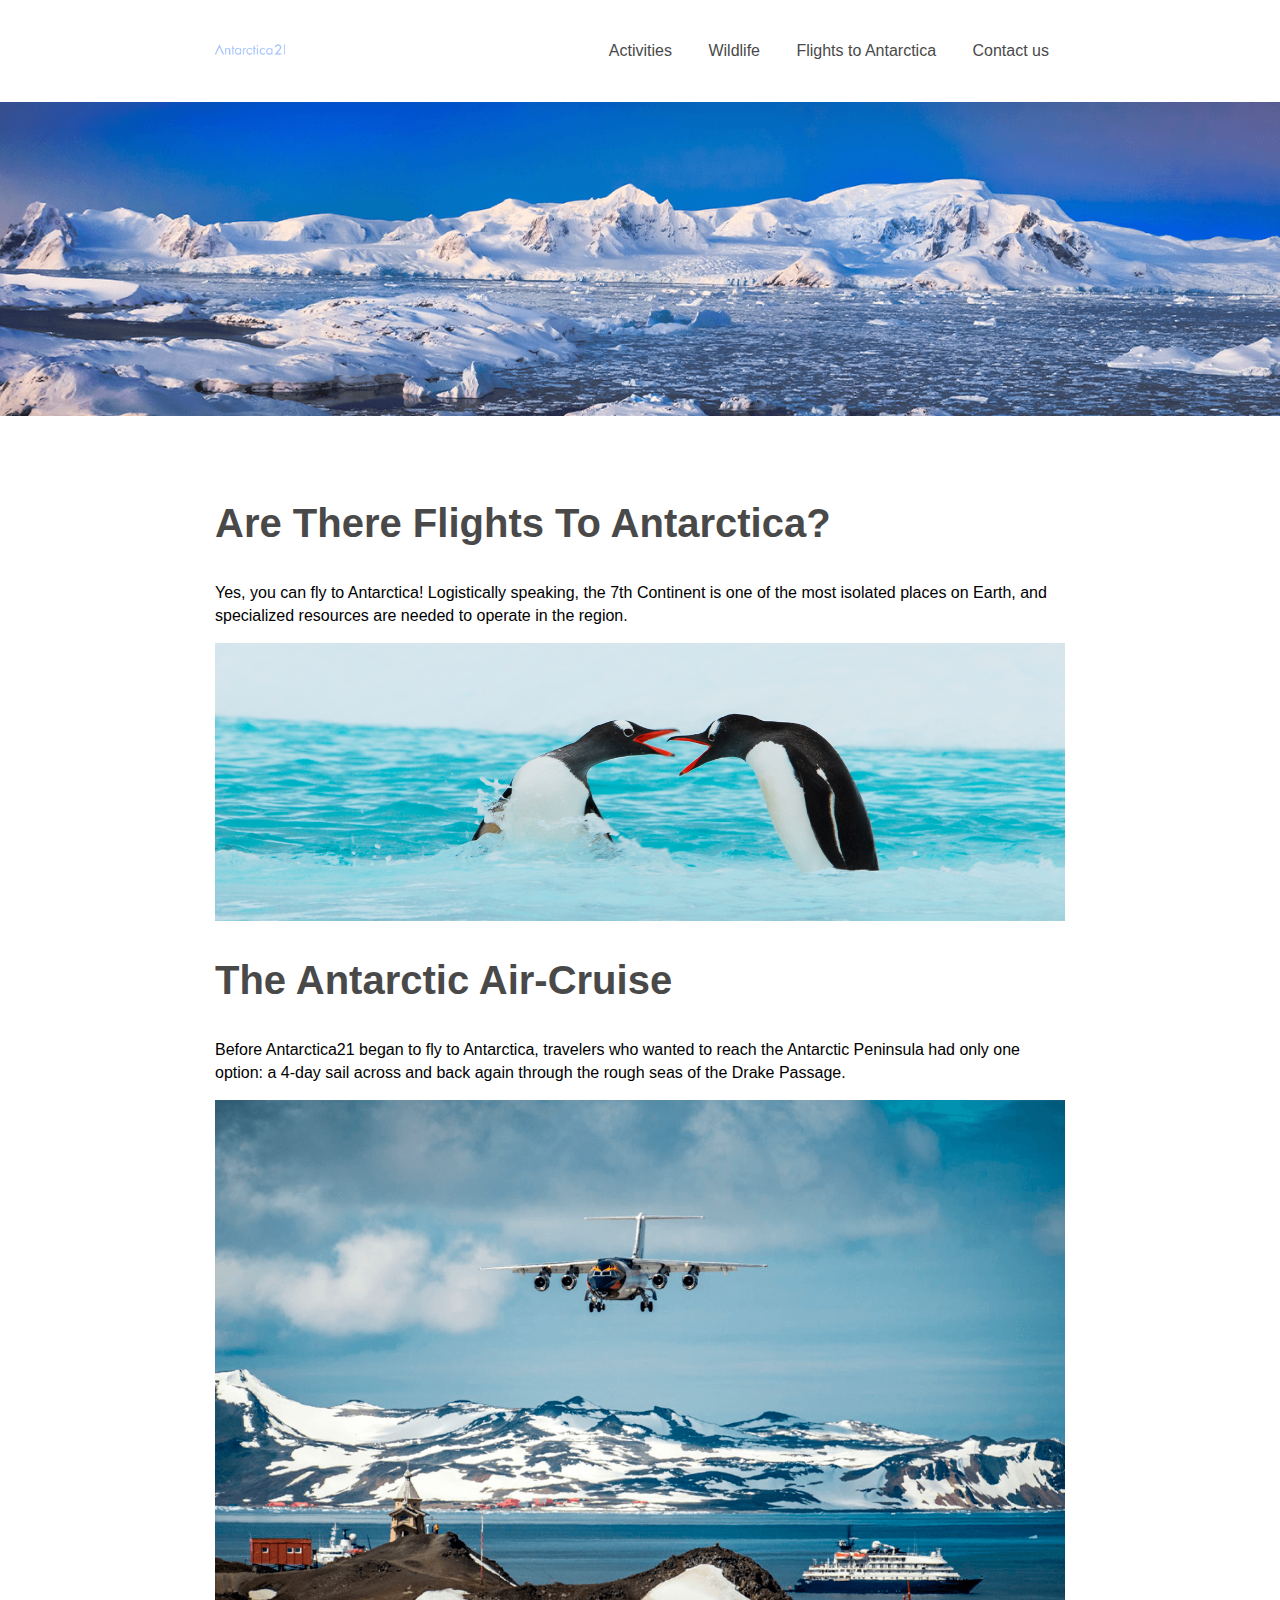
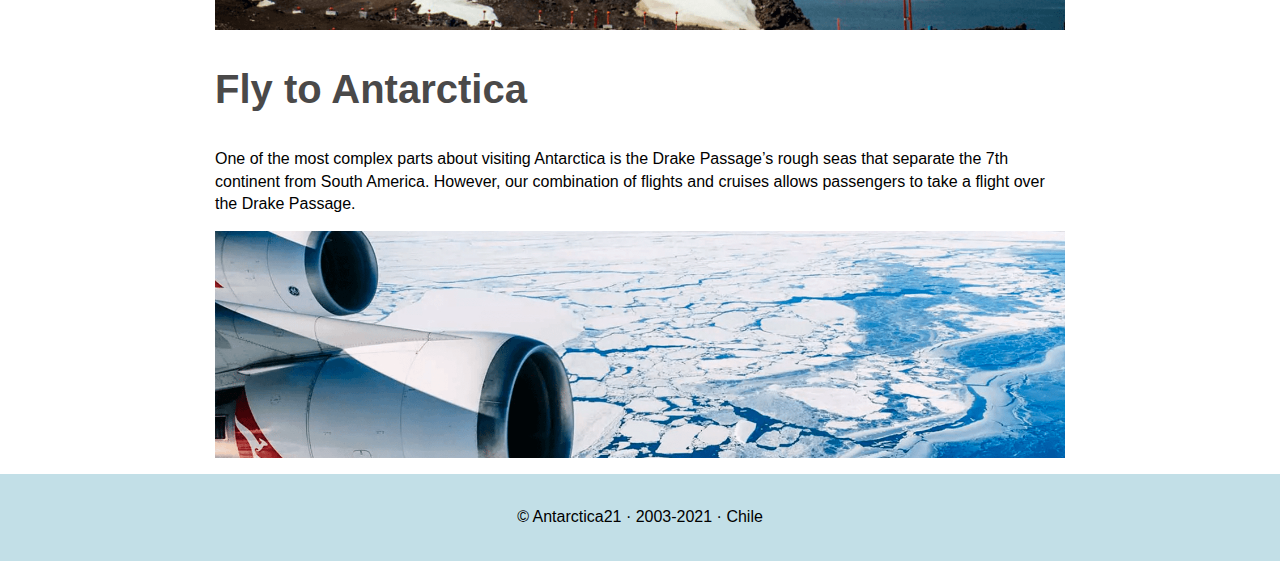
<file: index.html>
<!DOCTYPE html>
<html lang="en">
<head>
    <meta charset="UTF-8">
    <meta http-equiv="X-UA-Compatible" content="IE=edge">
    <meta name="Fly to Antarctica" content="Flights to antarctica, antarctica, Drapke Passage, Air-cruise"/>
    <meta name="viewport" content="width=device-width, initial-scale=1.0">
    <meta name="viewport" content="width=device-width, initial.scale=1 ">
    <title>Antarctic Wonders</title>
    <link rel="stylesheet" href="../css/style.css">

</head>
<body>
    <header class="header">
        <div class="container logo-nav-container">
            <div class="logo-nav-container-img">
                <a href="index.html">
                    <img class="logo-nav-container-img" src="../assets\LOGO_Antarctica21_RGB_celeste.png">
                </a>
            </div>
            <span class="menu-icon">Full Menu</span>
            <nav class="navigation">
               <ul>
                <li><a href="/pages/Activities.html">Activities</a></li>
                <li><a href="/pages/wildlife.html">Wildlife</a></li>
                <li><a href="/pages/flights to antarctica.html">Flights to Antarctica</a></li>
                <li><a href="/pages/contact.html">Contact us</a></li>
               </ul> 
            </nav>
        </div>

    </header>
    <div class="banner">
        <img class="image-header" src="../assets\header.png">
    </div>
    <main class="main">
        <div class="container grid-Container-Index">
            <div class="container container-Item-1">
                <h2>Are There Flights To Antarctica?</h2>
                <p>
                    Yes, you can fly to Antarctica! Logistically speaking, the 7th Continent is one of the most isolated places on Earth, and specialized resources are needed to 
    operate in the region. 

                </p>

                <div class="Section-1-index">
                    <img class="image-index" src="../assets\AntPenguins1.png">
                </div>
            </div>
            <div class="container container-Item-1">
                <h2>The Antarctic Air-Cruise</h2>
                <p>
                    Before Antarctica21 began to fly to Antarctica, travelers who wanted to reach the Antarctic Peninsula had only one option: a 4-day sail across and back again through the rough seas of the Drake Passage. 

                </p>

                <div class="Section-1-index">
                    <img class="image-index" src="../assets\AntFlight2.png">
                </div>
            </div>
            <div class="container container-Item-1">
                <h2>Fly to Antarctica</h2>
                <p>
                    One of the most complex parts about visiting Antarctica is the Drake Passage’s rough seas that separate the 7th continent from South America. However, our combination of flights and cruises allows passengers to take a flight over the Drake Passage.

                </p>

                <div class="Section-1-index">
                    <img class="image-index" src="../assets\AntFlight3.png">
                </div>
            </div>    
        </div>

    </main>
    <footer class="footer">
        <div class="container">
            <p>© Antarctica21 · 2003-2021 · Chile</p>

        </div>

    </footer>

    <script src="https://code.jquery.com/jquery-3.6.1.min.js"></script>
    <script src="../scripts/scripts.js"></script>

</body>
</html>
</file>
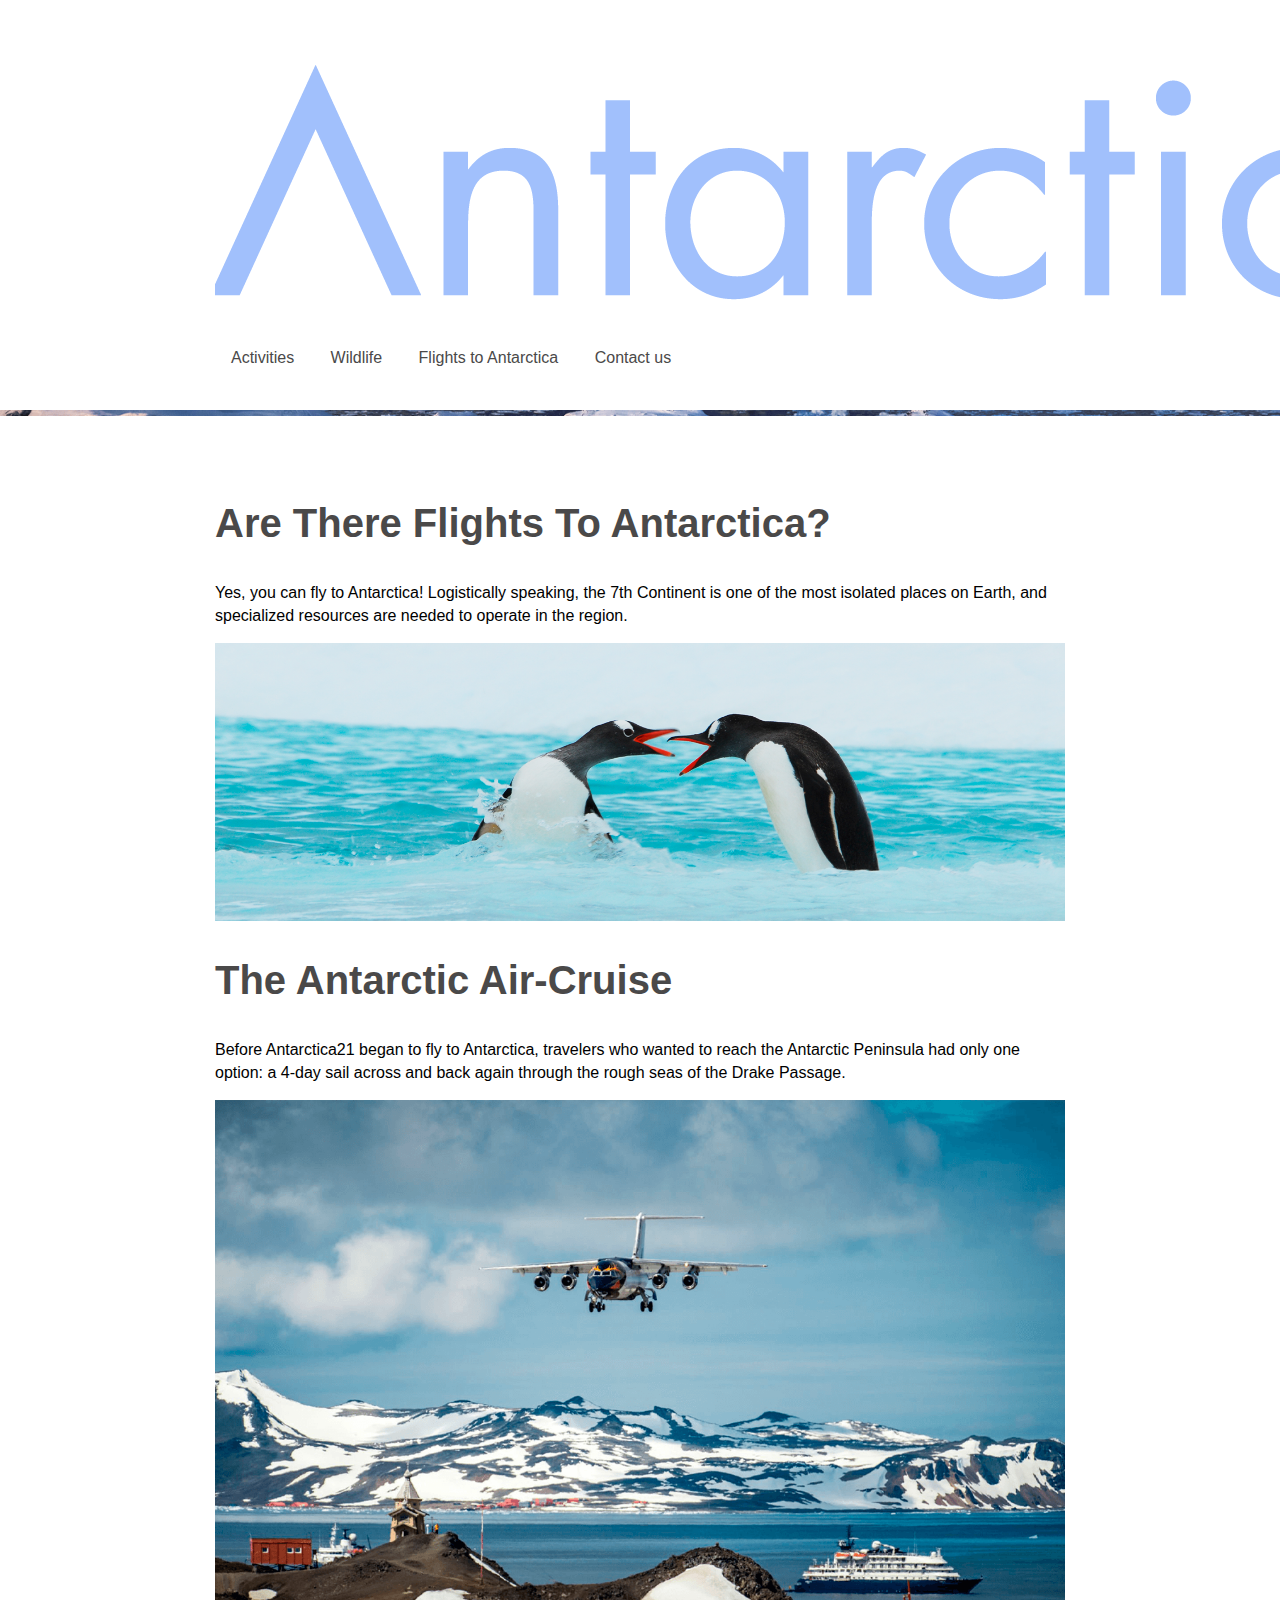
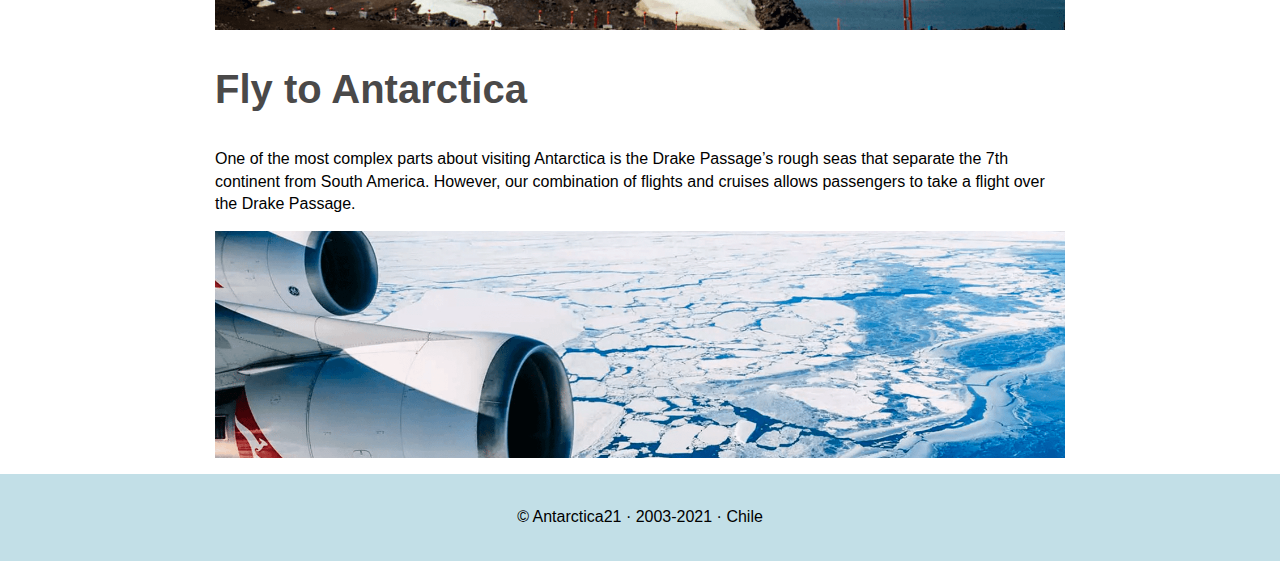
<file: pages/index.html>
<!DOCTYPE html>
<html lang="en">
<head>
    <meta charset="UTF-8">
    <meta http-equiv="X-UA-Compatible" content="IE=edge">
    <meta name="antarctic expedition" content="penguins, vacation, antarctica, wilderness, travels"/>
    <meta name="viewport" content="width=device-width, initial-scale=1.0">
    <meta name="viewport" content="width=device-width, initial.scale=1 ">
    <title>Antarctic Wonders</title>
    <link rel="stylesheet" href="../css/style.css">

</head>
<body>
    <header class="header">
        <div class="container logoNavContainer">
            <div class="logoNavContainerImg">
                <a href="index.html">
                    <img src="../assets\LOGO_Antarctica21_RGB_celeste.png">
                </a>
            </div>
            <span class="menu-icon">Full Menu</span>
            <nav class="navigation">
               <ul>
                <li><a href="Activities.html">Activities</a></li>
                <li><a href="wildlife.html">Wildlife</a></li>
                <li><a href="flights to antarctica.html">Flights to Antarctica</a></li>
                <li><a href="contact.html">Contact us</a></li>
               </ul> 
            </nav>
        </div>

    </header>
    <div class="banner">
        <img class="image-header" src="../assets\header.png">
    </div>
    <main class="main">
        <div class="container gridContainerIndex">
            <div class="container containerItem1">
                <h2>Are There Flights To Antarctica?</h2>
                <p>
                    Yes, you can fly to Antarctica! Logistically speaking, the 7th Continent is one of the most isolated places on Earth, and specialized resources are needed to 
    operate in the region. 

                </p>

                <div class="Section1Index">
                    <img class="image-index" src="../assets\AntPenguins1.png">
                </div>
            </div>
            <div class="container containerItem1">
                <h2>The Antarctic Air-Cruise</h2>
                <p>
                    Before Antarctica21 began to fly to Antarctica, travelers who wanted to reach the Antarctic Peninsula had only one option: a 4-day sail across and back again through the rough seas of the Drake Passage. 

                </p>

                <div class="Section1Index">
                    <img class="image-index" src="../assets\AntFlight2.png">
                </div>
            </div>
            <div class="container containerItem1">
                <h2>Fly to Antarctica</h2>
                <p>
                    One of the most complex parts about visiting Antarctica is the Drake Passage’s rough seas that separate the 7th continent from South America. However, our combination of flights and cruises allows passengers to take a flight over the Drake Passage.

                </p>

                <div class="Section1Index">
                    <img class="image-index" src="../assets\AntFlight3.png">
                </div>
            </div>    
        </div>

    </main>
    <footer class="footer">
        <div class="container">
            <p>© Antarctica21 · 2003-2021 · Chile</p>

        </div>

    </footer>

    <script src="https://code.jquery.com/jquery-3.6.1.min.js"></script>
    <script src="../scripts/scripts.js"></script>

</body>
</html>
</file>
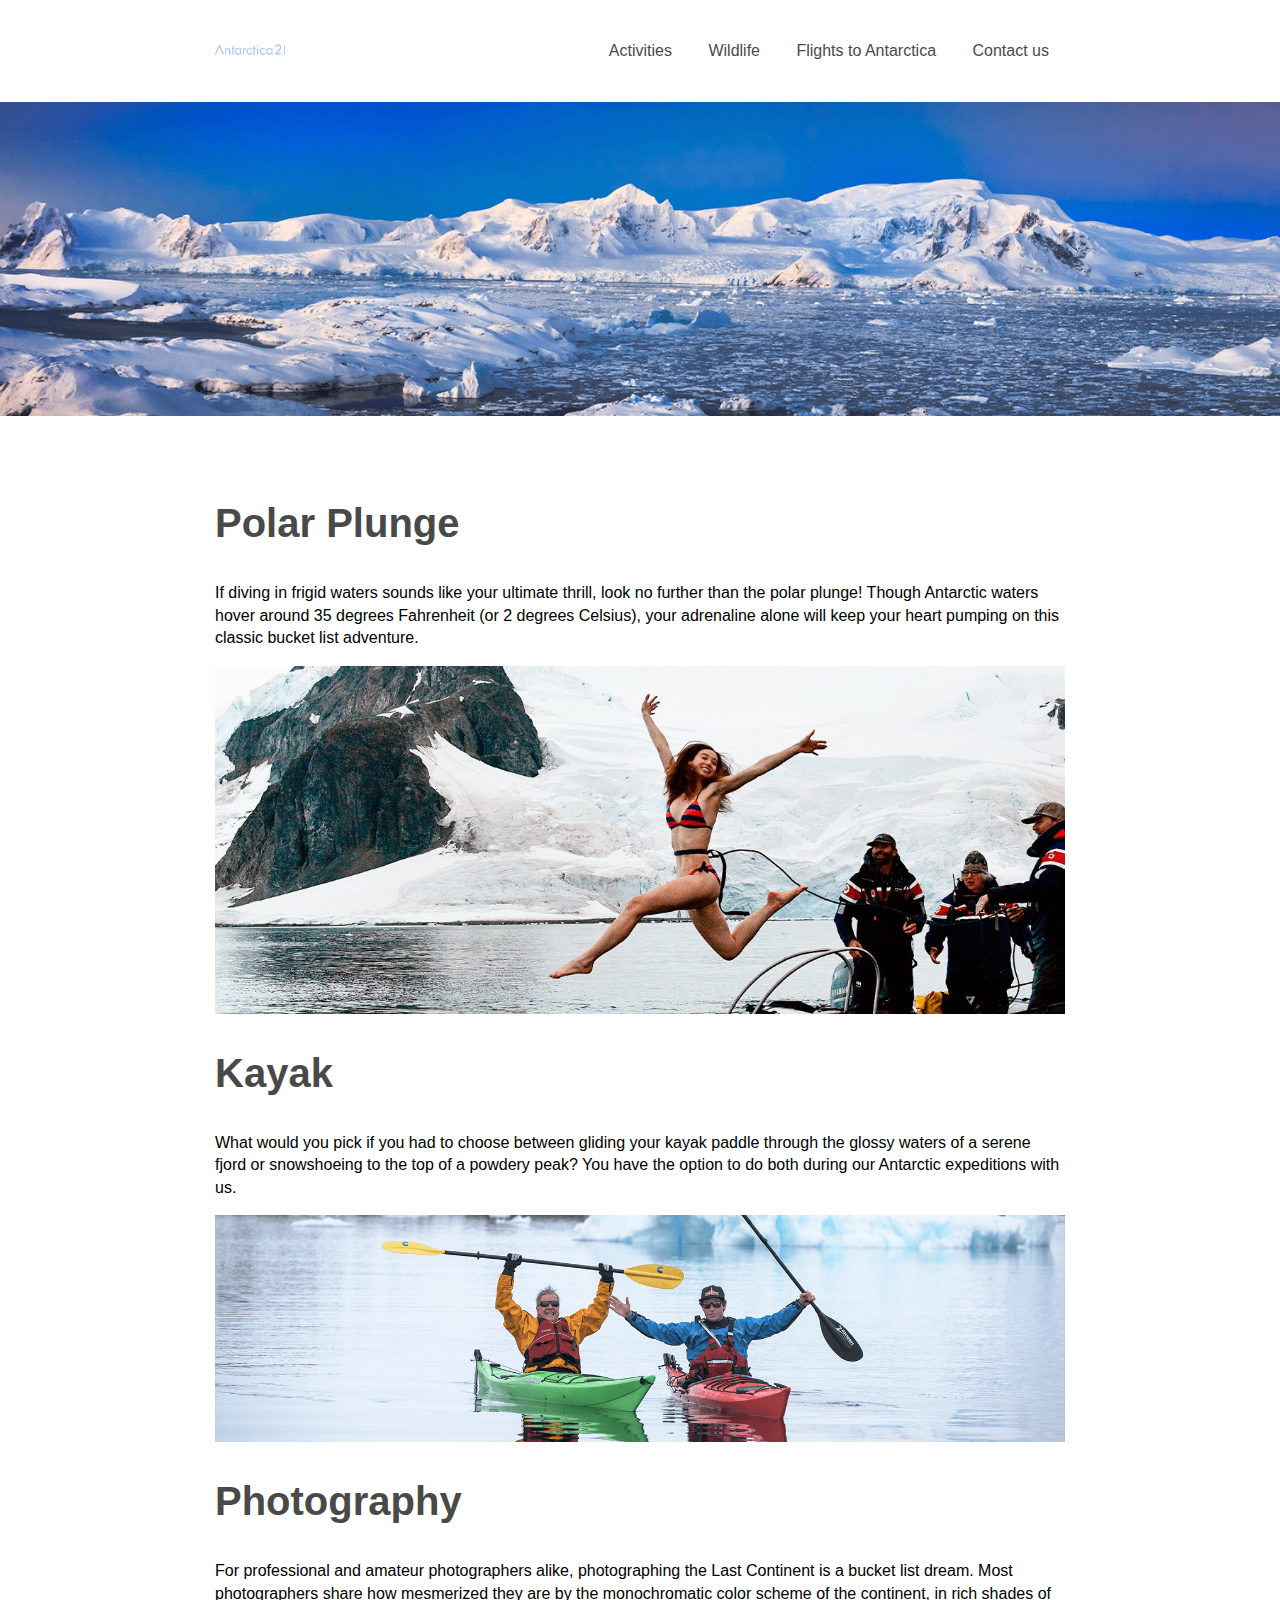
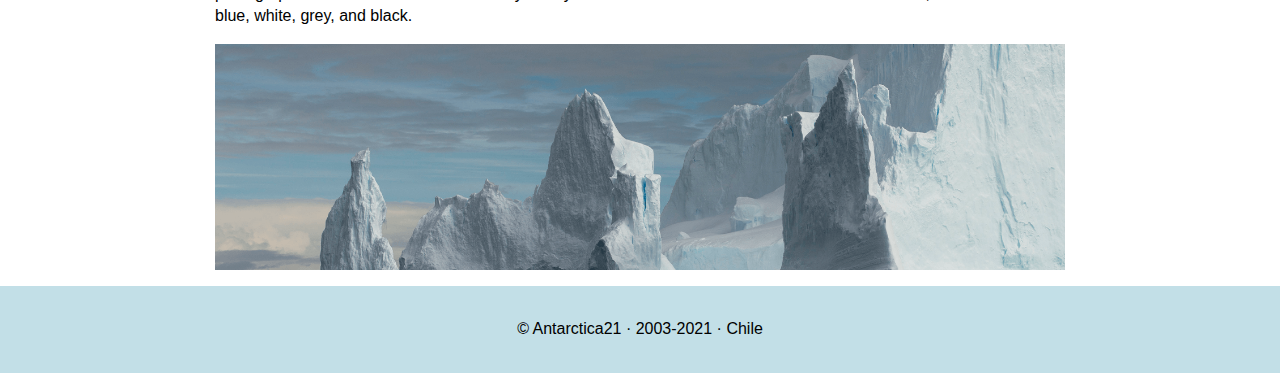
<file: pages/Activities.html>
<!DOCTYPE html>
<html lang="en">
<head>
    <meta charset="UTF-8">
    <meta http-equiv="X-UA-Compatible" content="IE=edge">
    <meta name="antarctic activities" content="kayak, Photography, polar plunge"/>
    <meta name="viewport" content="width=device-width, initial-scale=1.0">
    <meta name="viewport" content="width=device-width, initial.scale=1 ">
    <title>Antarctic Wonders</title>
    <link rel="stylesheet" href="../css/style.css">

</head>
<body>
    <header class="header">
        <div class="container logo-nav-container">
            <div class="logo-nav-container-img">
                <a href="../index.html">
                    <img class="logo-nav-container-img" src="../assets\LOGO_Antarctica21_RGB_celeste.png">
                </a>
            </div>
            <span class="menu-icon">Full Menu</span>
            <nav class="navigation">
               <ul>
                <li><a href="Activities.html">Activities</a></li>
                <li><a href="wildlife.html">Wildlife</a></li>
                <li><a href="flights to antarctica.html">Flights to Antarctica</a></li>
                <li><a href="contact.html">Contact us</a></li>
               </ul> 
            </nav>
        </div>

    </header>
    <div class="banner">
        <img class="image-header" src="../assets\header.png">
    </div>
    <main class="main">
        <div class="container grid-Container-Index">
            <div class="container container-Item-1">
                <h2>Polar Plunge</h2>
                <p>
                    If diving in frigid waters sounds like your ultimate thrill, look no further than the polar plunge! Though Antarctic waters hover around 35 degrees Fahrenheit (or 2 degrees Celsius), your adrenaline alone will keep your heart pumping on this classic bucket list adventure.

                </p>

                <div class="Section-1-index">
                    <img class="image-index" src="../assets\actAnt1.jpg">
                </div>
            </div>
            <div class="container container-Item-1">
                <h2>Kayak</h2>
                <p>
                    What would you pick if you had to choose between gliding your kayak paddle through the glossy waters of a serene fjord or snowshoeing to the top of a powdery peak? You have the option to do both during our Antarctic expeditions with us.

                </p>

                <div class="Section-1-index">
                    <img class="image-index" src="../assets\actAnt2.png">
                </div>
            </div>
            <div class="container container-Item-1">
                <h2>Photography</h2>
                <p>
                    For professional and amateur photographers alike, photographing the Last Continent is a bucket list dream. Most photographers share how mesmerized they are by the monochromatic color scheme of the continent, in rich shades of blue, white, grey, and black. 

                </p>

                <div class="Section-1-index">
                    <img class="image-index" src="../assets\actAnt3.png">
                </div>
            </div>    
        </div>

    </main>
    <footer class="footer">
        <div class="container">
            <p>© Antarctica21 · 2003-2021 · Chile</p>

        </div>

    </footer>

    <script src="https://code.jquery.com/jquery-3.6.1.min.js"></script>
    <script src="..\scripts/scripts.js"></script>

</body>
</html>
</file>
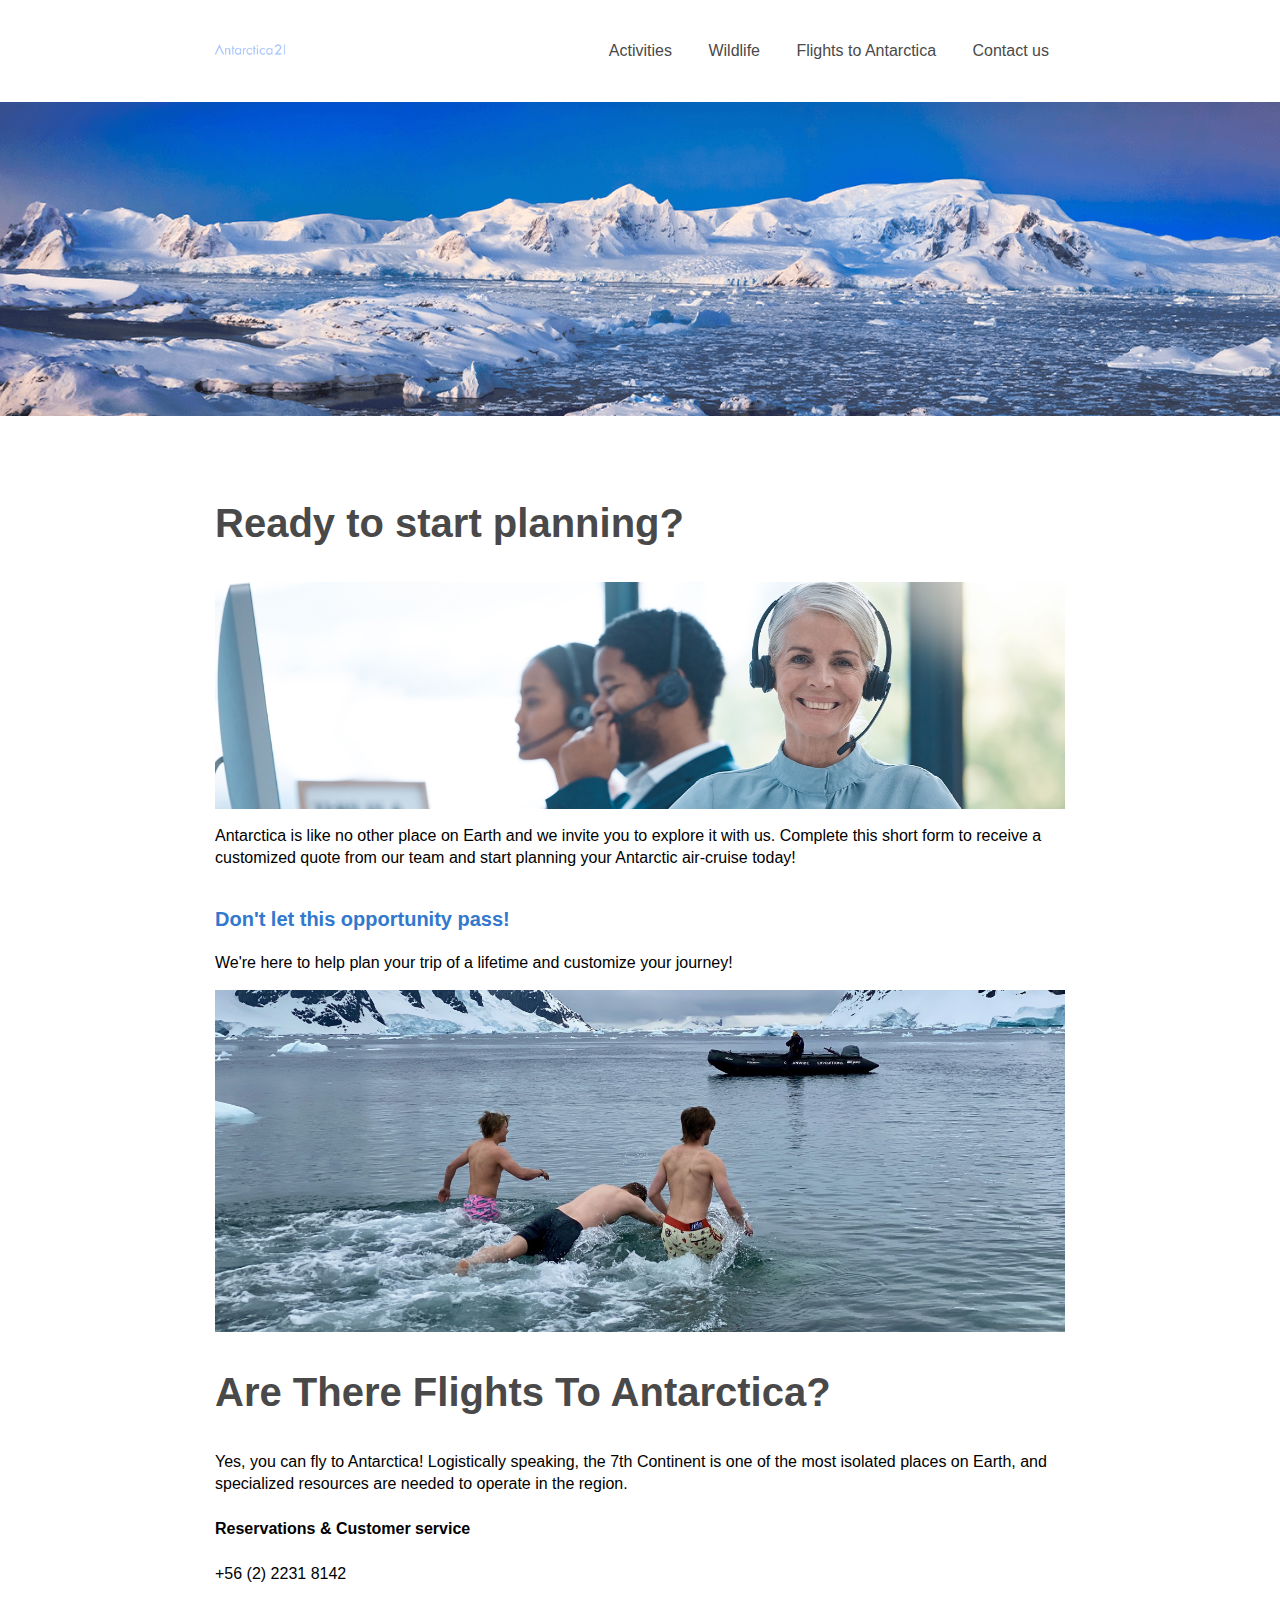
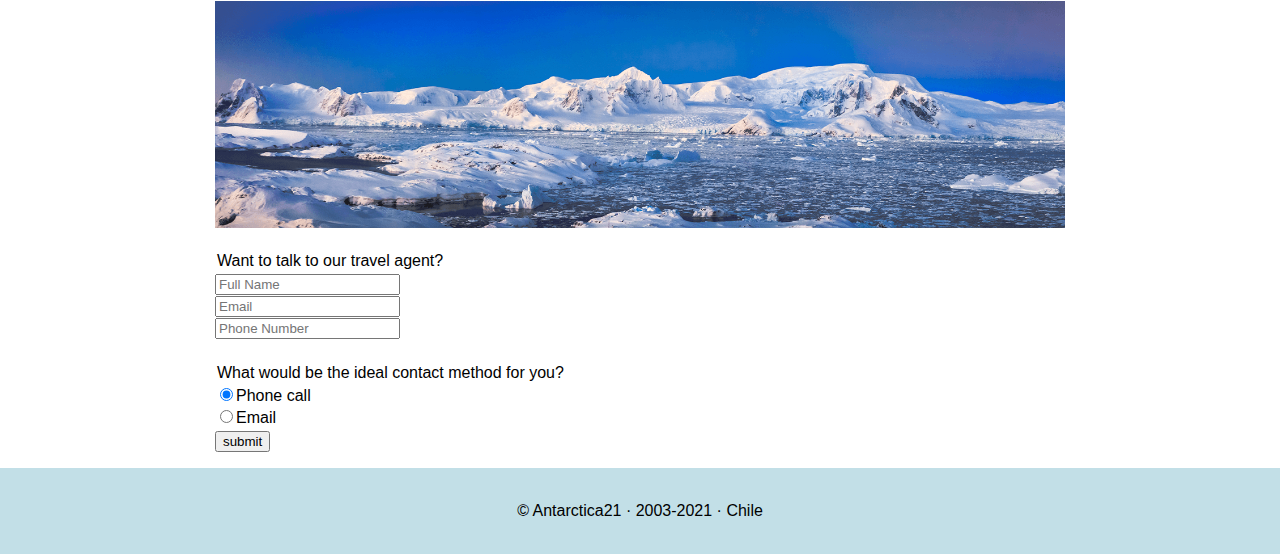
<file: pages/contact.html>
<!DOCTYPE html>
<html lang="en">
<head>
    <meta charset="UTF-8">
    <meta http-equiv="X-UA-Compatible" content="IE=edge">
    <meta name="contact travel agent" content="flights to Antarctica, travel planning"/>
    <meta name="viewport" content="width=device-width, initial-scale=1.0">
    <meta name="viewport" content="width=device-width, initial.scale=1 ">
    <title>Antarctic Wonders</title>
    <link rel="stylesheet" href="../css/style.css">

</head>
<body>
    <header class="header">
        <div class="container logo-nav-container">
            <div class="logo-nav-container-img">
                <a href="../index.html">
                    <img class="logo-nav-container-img" src="../assets\LOGO_Antarctica21_RGB_celeste.png">
                </a>
            </div>
            <span class="menu-icon">Full Menu</span>
            <nav class="navigation">
               <ul>
                <li><a href="Activities.html">Activities</a></li>
                <li><a href="wildlife.html">Wildlife</a></li>
                <li><a href="flights to antarctica.html">Flights to Antarctica</a></li>
                <li><a href="contact.html">Contact us</a></li>
               </ul> 
            </nav>
        </div>

    </header>
    <div class="banner">
        <img class="image-header" src="../assets\header.png">
    </div>
    <main class="main">
        <div class="container grid-Container-Index">
            <div class="container container-Item-1">
                <h2>Ready to start planning?</h2>
                <div class="Section-1-index">
                    <img class="image-index" src="../assets\contact 1.png">
                </div>
                <p>
                    Antarctica is like no other place on Earth and we invite you to explore it with us. Complete this short form to receive a customized quote from our team and start planning your Antarctic air-cruise today! 

                </p>
            </div>
            <div class="container container-Item-1">
                <h3 style="color:rgb(49, 120, 206);" >Don't let this opportunity pass!</h3>
                <p>
                    We're here to help plan your trip of a lifetime and customize your journey!

                </p>

                <div class="Section-1-index">
                    <img class="image-index" src="../assets\polar plunge contact.jpeg">
                </div>
            </div>
            <div class="container container-Item-1">
                <h2>Are There Flights To Antarctica?</h2>
                <p>
                    Yes, you can fly to Antarctica! Logistically speaking, the 7th Continent is one of the most isolated places on Earth, and specialized resources are needed to operate in the region.<br>
                    <br>
                    <strong>Reservations & Customer service</strong><br>
                    <br>
                    +56 (2) 2231 8142

                </p>

                <div class="Section-1-index">
                    <img class="image-index" src="../assets\header.png">
                </div>
            </div>    
            <form action="" method="post" enctype="text/plain" autocomplete="on">

                <br>
                <legend>Want to talk to our travel agent?</legend>
    
                <div>
                <label for="Name"></label>
    
                <input type="text" id="Name" placeholder="Full Name">
                </div>
    
                
    
                <div>
                <label for="email"></label>
                
                <input type="email" id="email" placeholder="Email">
                </div>

                <div>
                    <label for="Phone Number"></label>
                    
                    <input type="email" id="email" placeholder="Phone Number">
                    </div>
                <br>
    
                <legend>What would be the ideal contact method for you?</legend>
        
                <label><input type="radio" name="tipodeinteres" value="Phone call" checked>Phone call<br></label>
        
                <label><input type="radio" name="tipodeinteres" value="Email">Email<br></label>
    
                <input type="submit" value="submit"></div>
            
                
        
                
        
            </form>
        </div>
        

    </main>
    <footer class="footer">
        <div class="container">
            <p>© Antarctica21 · 2003-2021 · Chile</p>

        </div>

    </footer>

    <script src="https://code.jquery.com/jquery-3.6.1.min.js"></script>
    <script src="../scripts/scripts.js"></script>

</body>
</html>
</file>
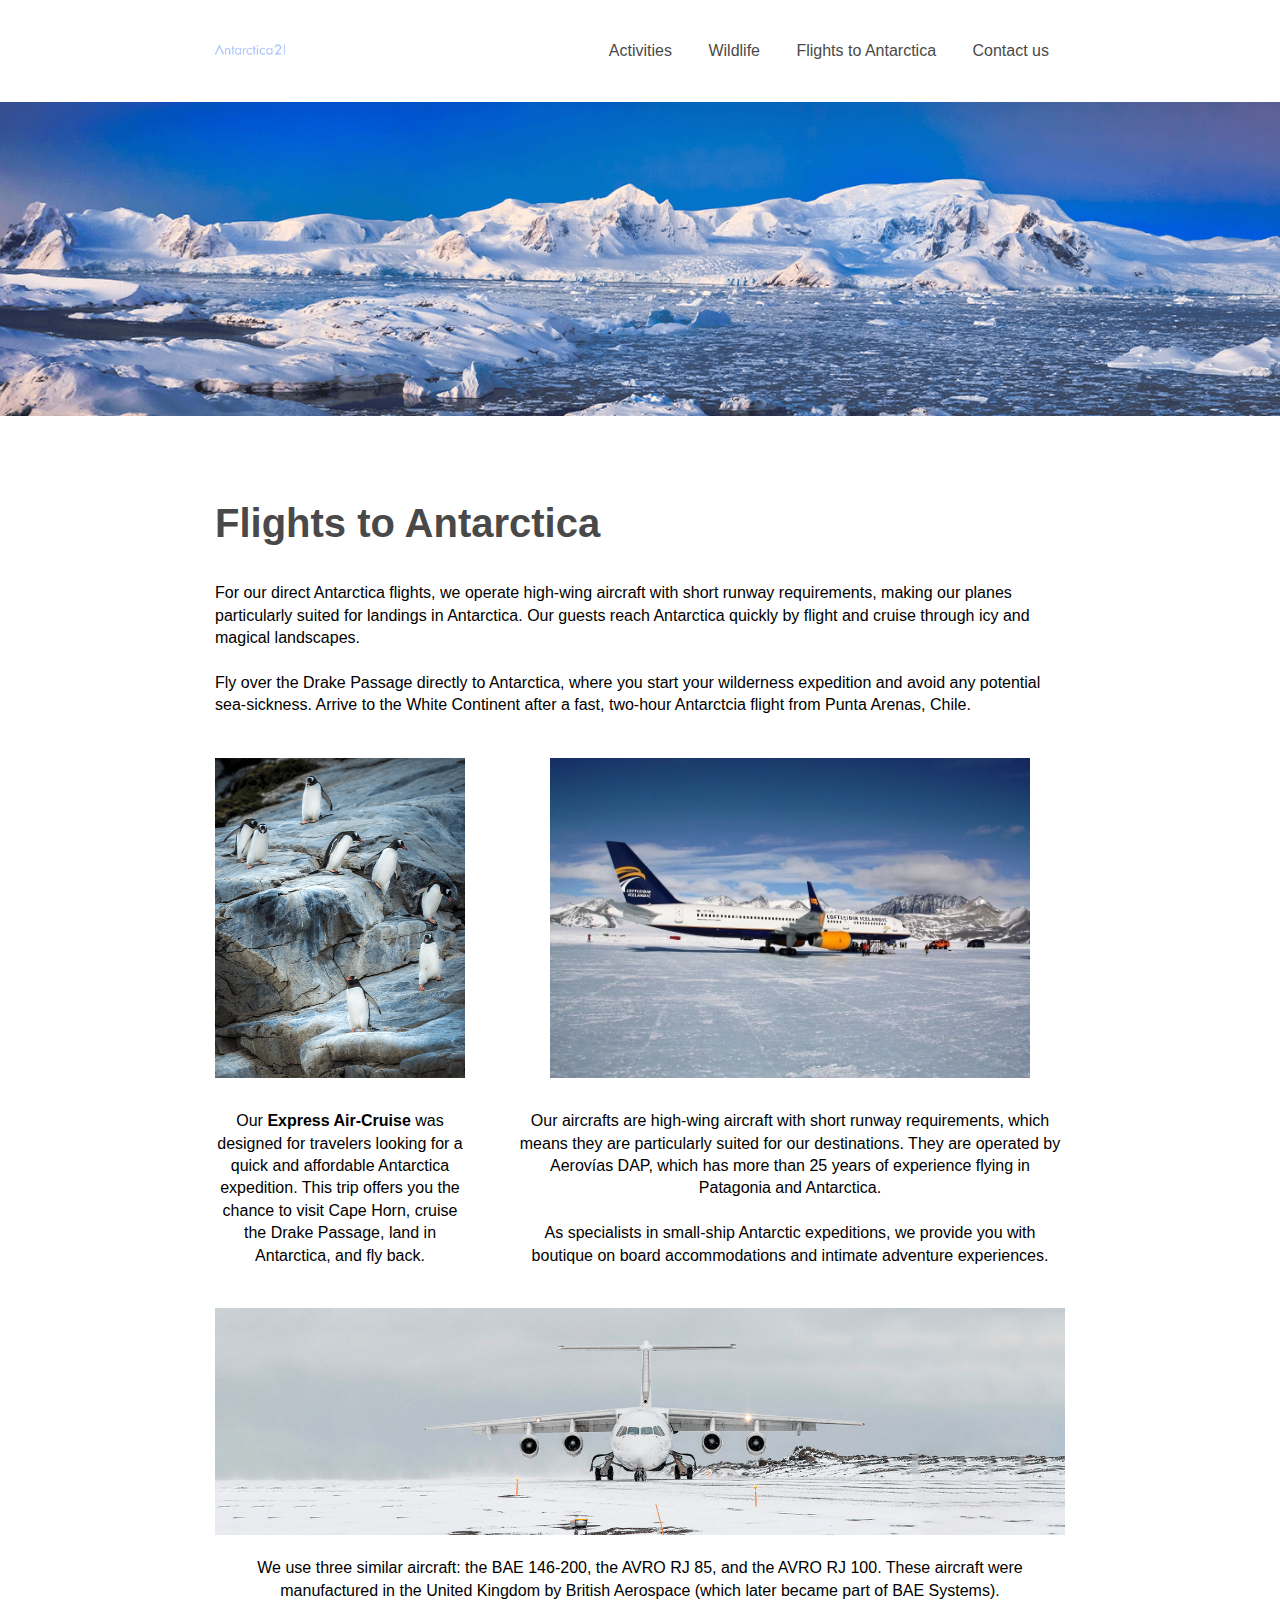
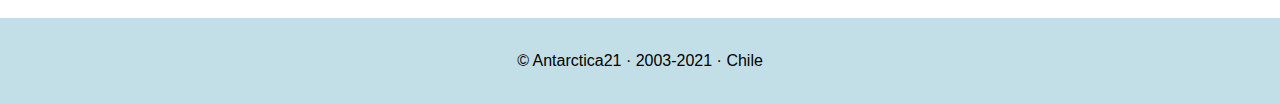
<file: pages/flights to antarctica.html>
<!DOCTYPE html>
<html lang="en">
<head>
    <meta charset="UTF-8">
    <meta http-equiv="X-UA-Compatible" content="IE=edge">
    <meta name="antarctic flights" content="air-cruise, aircrafts, airplane, Cape Horn"/>
    <meta name="viewport" content="width=device-width, initial-scale=1.0">
    <meta name="viewport" content="width=device-width, initial.scale=1 ">
    <title>Antarctic Wonders</title>
    <link rel="stylesheet" href="../css/style.css">

</head>
<body>
    <header class="header">
        <div class="container logo-nav-container">
            <div class="logo-nav-container-img">
                <a href="../index.html">
                    <img class="logo-nav-container-img" src="../assets\LOGO_Antarctica21_RGB_celeste.png">
                </a>
            </div>
            <span class="menu-icon">Full Menu</span>
            <nav class="navigation">
               <ul>
                <li><a href="Activities.html">Activities</a></li>
                <li><a href="wildlife.html">Wildlife</a></li>
                <li><a href="flights to antarctica.html">Flights to Antarctica</a></li>
                <li><a href="contact.html">Contact us</a></li>
               </ul> 
            </nav>
        </div>

    </header>
    <div class="banner">
        <img class="image-header" src="../assets\header.png">
    </div>
    <main class="main">
        <div class="container" id="grid-container-ant-flight">
            <div id="Wildlife1" class="container-Item-1">
                <h2>Flights to Antarctica</h2>
                <p>
                    For our direct Antarctica flights, we operate high-wing aircraft with short runway requirements, making our planes particularly suited for landings in Antarctica. Our guests reach Antarctica quickly by flight and cruise through icy and magical landscapes.<br>
                    <br>
                    Fly over the Drake Passage directly to Antarctica, where you start your wilderness expedition and avoid any potential sea-sickness. Arrive to the White Continent after a fast, two-hour Antarctcia flight from Punta Arenas, Chile.

                </p>
            </div>
            <div id="Wildlife21" >
               <div class="mini-Wildlife-Grid">
                    <div>
                        <img class="Mini-Grid-Flights-Image" src="../assets\AntFlightpenguins.png">
                    </div>
                    <div>
                        <p>
                            Our <strong>Express Air-Cruise</strong> was designed for travelers looking for a quick and affordable Antarctica expedition. This trip offers you the chance to visit Cape Horn, cruise the Drake Passage, land in Antarctica, and fly back.

                        </p>
                    </div>
               </div>

            </div>

            <div id="Wildlife22" >
                <div class="mini-Wildlife-Grid">
                     <div>
                         <img class="Mini-Grid-Flights-Image" src="../assets\loftleidir_a_sudurskautslandinu.jpg">
                     </div>
                     <div>
                         <p>
                             Our aircrafts are high-wing aircraft with short runway requirements, which means they are particularly suited for our destinations. They are operated by Aerovías DAP, which has more than 25 years of experience flying in Patagonia and Antarctica.<br>
                             <br>
                             As specialists in small-ship Antarctic expeditions, we provide you with boutique on board accommodations and intimate adventure experiences.
 
                         </p>
                     </div>
                </div>
            </div>     
            <div id="Wildlife3" class="container-Item-1">
                <div class="Section-1-index">
                    <div>
                        <img class="image-index" src="../assets\AntFlight1.png">
                    </div>    
                    <div><br>
                        We use three similar aircraft: the BAE 146-200, the AVRO RJ 85, and the AVRO RJ 100. These aircraft were manufactured in the United Kingdom by British Aerospace (which later became part of BAE Systems). 
                    </div>
                </div>
            
                
               
        </div>

    </main>
    <footer class="footer">
        <div class="container">
            <p>© Antarctica21 · 2003-2021 · Chile</p>

        </div>

    </footer>

    <script src="https://code.jquery.com/jquery-3.6.1.min.js"></script>
    <script src="../scripts/scripts.js"></script>

</body>
</html>
</file>
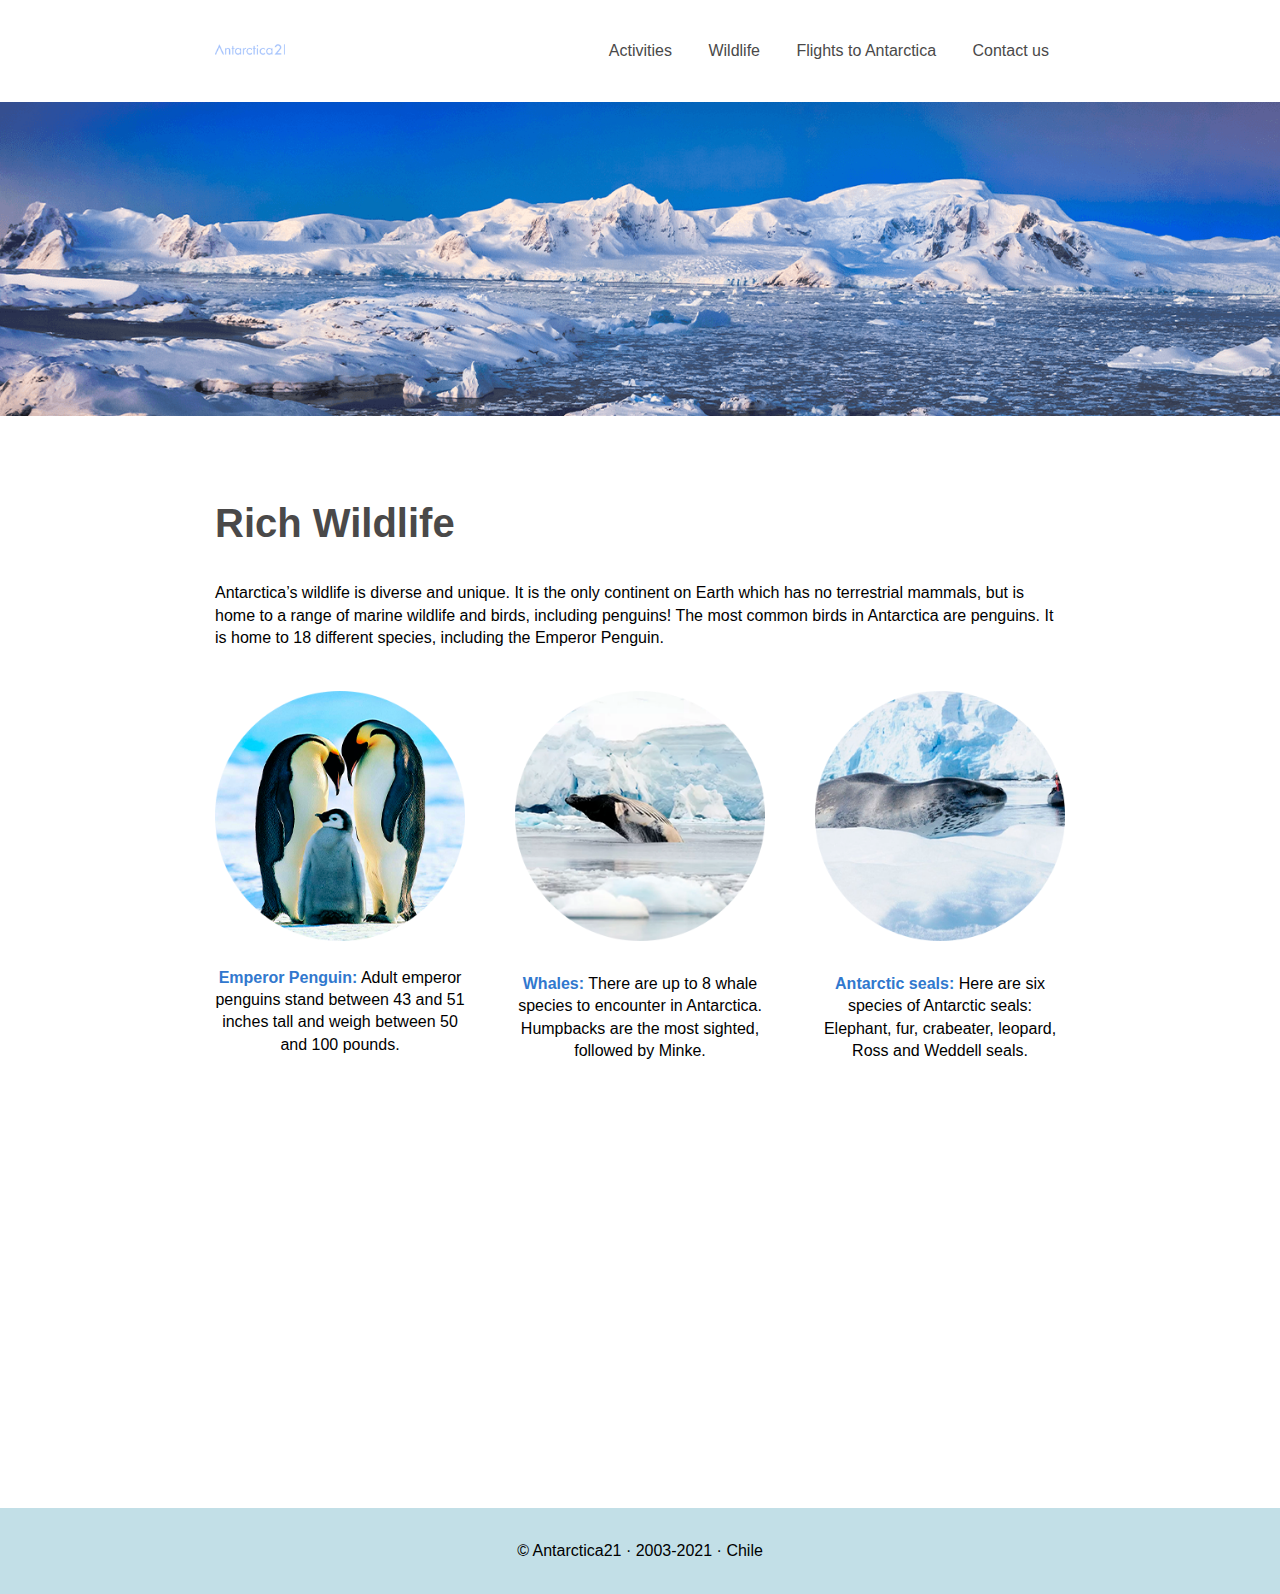
<file: pages/wildlife.html>
<!DOCTYPE html>
<html lang="en">
<head>
    <meta charset="UTF-8">
    <meta http-equiv="X-UA-Compatible" content="IE=edge">
    <meta name="antarctic wildlife" content="penguins, Weddell seal, emperor Penguin, whales, seals, wilderness, wildlife"/>
    <meta name="viewport" content="width=device-width, initial-scale=1.0">
    <meta name="viewport" content="width=device-width, initial.scale=1 ">
    <title>Antarctic Wonders</title>
    <link rel="stylesheet" href="../css/style.css">

</head>
<body>
    <header class="header">
        <div class="container logo-nav-container">
            <div class="logo-nav-container-img">
                <a href="../index.html">
                    <img class="logo-nav-container-img" src="../assets\LOGO_Antarctica21_RGB_celeste.png">
                </a>
            </div>
            <span class="menu-icon">Full Menu</span>
            <nav class="navigation">
               <ul>
                <li><a href="Activities.html">Activities</a></li>
                <li><a href="wildlife.html">Wildlife</a></li>
                <li><a href="flights to antarctica.html">Flights to Antarctica</a></li>
                <li><a href="contact.html">Contact us</a></li>
               </ul> 
            </nav>
        </div>

    </header>
    <div class="banner">
        <img class="image-header" src="../assets\header.png">
    </div>
    <main class="main">
        <div class="container" id="grid-container-wildlife">
            <div id="Wildlife1" class="container-Item-1">
                <h2>Rich Wildlife</h2>
                <p>
                Antarctica’s wildlife is diverse and unique. It is the only continent on Earth which has no terrestrial mammals, but is home to a range of marine wildlife and birds, including penguins! The most common birds in Antarctica are penguins. It is home to 18 different species, including the Emperor Penguin.                </p>
            </div>
            <div id="Wildlife21" >
               <div class="mini-Wildlife-Grid">
                    <div class="Mini-Grid-Wildlife-Image">
                        <img class="wild-life-circle" style="width:100%" src="../assets\emperor-circle.png">
                    </div>
                    <div>
                        <p>
                            <strong style="color:rgb(49, 120, 206);">Emperor Penguin:</strong>
                            Adult emperor penguins stand between 43 and 51 inches tall and weigh between 50 and 100 pounds.
                        </p>
                    </div>
               </div>

            </div>

            <div id="Wildlife22" >
                <div class="mini-Wildlife-Grid">
                     <div class="Mini-Grid-Wildlife-Image">
                         <img style="width:100%" src="../assets\whale-circle.png">
                     </div>
                     <div>
                         <p>
                            <strong style="color:rgb(49, 120, 206);">Whales:</strong>
                            There are up to 8 whale species to encounter in Antarctica. Humpbacks are the most sighted, followed by Minke.
                         </p>
                     </div>
                </div>
 
             </div>

             <div id="Wildlife23" >
                <div class="mini-Wildlife-Grid">
                     <div class="Mini-Grid-Wildlife-Image">
                         <img style="width:100%" src="../assets\seals-circle.png">
                     </div>
                     <div>
                         <p>
                            <strong style="color:rgb(49, 120, 206);">Antarctic seals:</strong>
                            Here are six species of Antarctic seals: Elephant, fur, crabeater, leopard, Ross and Weddell seals.
                         </p>
                     </div>
                </div>
 
             </div>

            <div id="Wildlife3">
                <iframe width="100%" src="https://www.youtube.com/embed/g0LCffO73Yg" title="Antarctica21  - Antarctica & South Georgia Air-Cruise Expedition" frameborder="0" allow="accelerometer; autoplay; clipboard-write; encrypted-media; gyroscope; picture-in-picture" allowfullscreen></iframe>
            </div>    
        </div>

    </main>
    <footer class="footer">
        <div class="container">
            <p>© Antarctica21 · 2003-2021 · Chile</p>

        </div>

    </footer>

    <script src="https://code.jquery.com/jquery-3.6.1.min.js"></script>
    <script src="../scripts/scripts.js"></script>

</body>
</html>
</file>
<file: css/style.css>
.header {
  background: #ffffff;
  color: #4A4949;
  padding: 2rem 0;
  position: fixed;
  left: 0;
  top: 0;
  width: 100%; }
  .header a {
    color: #4A4949;
    text-decoration: none;
    padding: 1rem 0; }

.navigation ul {
  margin: 0;
  padding: 0;
  list-style: none; }
  .navigation ul li {
    display: inline-block; }
    .navigation ul li a {
      display: block;
      padding: 0.5rem 1rem;
      transition: all 0.4s linear;
      border-radius: 5px; }
      .navigation ul li a:hover {
        background: #bbb5b56c; }
    .navigation ul li .banner {
      width: 100%;
      overflow: hidden; }

.menu-icon {
  display: none; }

@media only screen and (max-width: 767px) {
  .menu-icon {
    display: block;
    cursor: pointer;
    padding: 0.5rem 1rem; }
  .navigation {
    width: 100%;
    margin-top: 1rem; }
    .navigation ul {
      display: none; }
      .navigation ul li {
        display: block; }
        .navigation ul li a {
          display: block;
          padding: 0.5rem 0rem;
          transition: all 0.4s linear;
          border-radius: 5px; }
          .navigation ul li a:hover {
            background: #bbb5b56c; } }

.show {
  display: block !important; }

.logo-nav-container {
  display: flex;
  justify-content: space-between;
  align-items: center;
  flex-wrap: wrap; }

.logo-nav-container-img {
  width: 70px; }

.logo {
  letter-spacing: 5px;
  font-size: 1.3em; }

.footer {
  background: #c2dfe7;
  padding: 1rem 0;
  text-align: center;
  margin-top: 1rem; }

h1 {
  font-size: 50px;
  color: #FFFFFF;
  line-height: 1.3em; }

h2 {
  font-size: 40px;
  color: #4A4949;
  line-height: 1.3em; }

h3 {
  font-size: 20px;
  font-style: bold;
  color: #4A4949;
  line-height: 1.3em; }

Section {
  background-color: #FFFFFF;
  height: 598px; }

Section secondary {
  background-color: #FFFFFF; }

Body {
  background-color: #FFFFFF;
  font-family: Arial, Helvetica, sans-serif;
  font-size: 16px;
  line-height: 1.4em;
  margin: 0; }

.Section-1-index {
  width: 100%;
  text-align: center; }

.image-index {
  width: 100%;
  height: 100%;
  display: flex;
  align-items: center;
  justify-content: center;
  object-fit: cover; }

.wild-life-circle {
  width: 100%;
  height: 100%;
  display: flex;
  align-items: center;
  justify-content: center;
  object-fit: cover; }

.Mini-Grid-Wildlife-Image {
  align-items: center;
  justify-content: center; }

.Mini-Grid-Flights-Image {
  align-items: center;
  justify-content: center;
  height: 20rem;
  width: 100%;
  object-fit: cover; }

.main {
  padding-top: 3rem;
  /* width: 100vw; */ }

#section-Wildlife-1 {
  width: 100%;
  text-align: center; }

#grid-container-wildlife {
  display: grid;
  grid-template-areas: "section-Wildlife-1 section-Wildlife-1 section-Wildlife-1"
 "sectionWildlife21 sectionWildlife22 sectionWildlife23"
 "sectionWildlife3 sectionWildlife3 sectionWildlife3";
  grid-template-rows: 0.4fr 1fr 1fr;
  grid-template-columns: repeat(3, 1fr);
  grid-row-gap: 25px;
  grid-column-gap: 50px; }

#grid-container-ant-flight {
  display: grid;
  grid-template-areas: "section-Wildlife-1 section-Wildlife-1 section-Wildlife-1"
 "sectionWildlife21 sectionWildlife22 sectionWildlife22"
 "sectionWildlife3 sectionWildlife3 sectionWildlife3";
  grid-template-columns: repeat(3, 1fr);
  grid-row-gap: 25px;
  grid-column-gap: 50px; }

#Wildlife1 {
  grid-area: section-Wildlife-1;
  width: auto; }

#Wildlife21 {
  grid-area: sectionWildlife21;
  width: auto; }

#Wildlife22 {
  grid-area: sectionWildlife22;
  width: auto; }

#Wildlife23 {
  grid-area: sectionWildlife23;
  width: auto; }

#Wildlife3 {
  grid-area: sectionWildlife3;
  width: auto;
  display: flex; }

.mini-Wildlife-Grid {
  text-align: center;
  display: grid;
  grid-template-columns: 1fr;
  grid-row-gap: 10px;
  justify-items: center; }

.grid-Container-Index {
  display: grid;
  grid-template-columns: 1fr;
  grid-column-gap: 50px; }

.container {
  max-width: 850px;
  margin: 0 auto; }

.container-Item-1 {
  grid-column-start: 1;
  grid-column-end: 3; }

.container-Item-2 {
  grid-column-start: 1;
  grid-column-end: 3; }

.banner {
  width: 100%;
  overflow: hidden;
  margin-top: 6rem; }

.image-header {
  display: block;
  margin-left: auto;
  margin-right: auto;
  height: 20rem;
  width: 100%;
  object-fit: cover; }

@media all and (max-width: 500px) {
  main #grid-container-wildlife {
    display: grid;
    grid-template-areas: "section-Wildlife-1"
 "sectionWildlife21"
 "sectionWildlife22"
 "sectionWildlife23"
 "sectionWildlife3";
    grid-template-columns: 1fr;
    grid-row-gap: 10px;
    grid-column-gap: 10px; }
  main #grid-container-ant-flight {
    display: grid;
    grid-template-areas: "section-Wildlife-1"
 "sectionWildlife21"
 "sectionWildlife22"
 "sectionWildlife23"
 "sectionWildlife3";
    grid-template-columns: 1fr;
    grid-row-gap: 10px;
    grid-column-gap: 10px; }
  main .image-index {
    display: flex;
    align-items: center;
    justify-content: center;
    height: 200px;
    object-fit: cover; }
  main .mini-Wildlife-Grid {
    display: grid;
    align-items: center;
    grid-template-rows: 1fr;
    grid-template-columns: 1fr;
    grid-row-gap: 10px;
    justify-content: center; }
  main .Mini-Grid-Wildlife-Image {
    align-items: center;
    justify-content: center;
    width: 50%; }
  main .Mini-Grid-Flights-Image {
    align-items: center;
    justify-content: center;
    height: 20rem;
    object-fit: cover; }
  main .grid-Container-Index {
    display: grid;
    grid-template-columns: 1fr;
    grid-template-rows: 1fr; }
  main .container {
    max-width: 90%;
    margin: 0 auto; }
  .banner {
    width: 100%;
    overflow: hidden;
    margin-top: 7rem; }
  .image-header {
    display: block;
    margin-left: auto;
    margin-right: auto;
    height: 20rem;
    width: 100%;
    object-fit: cover; } }
</file>
